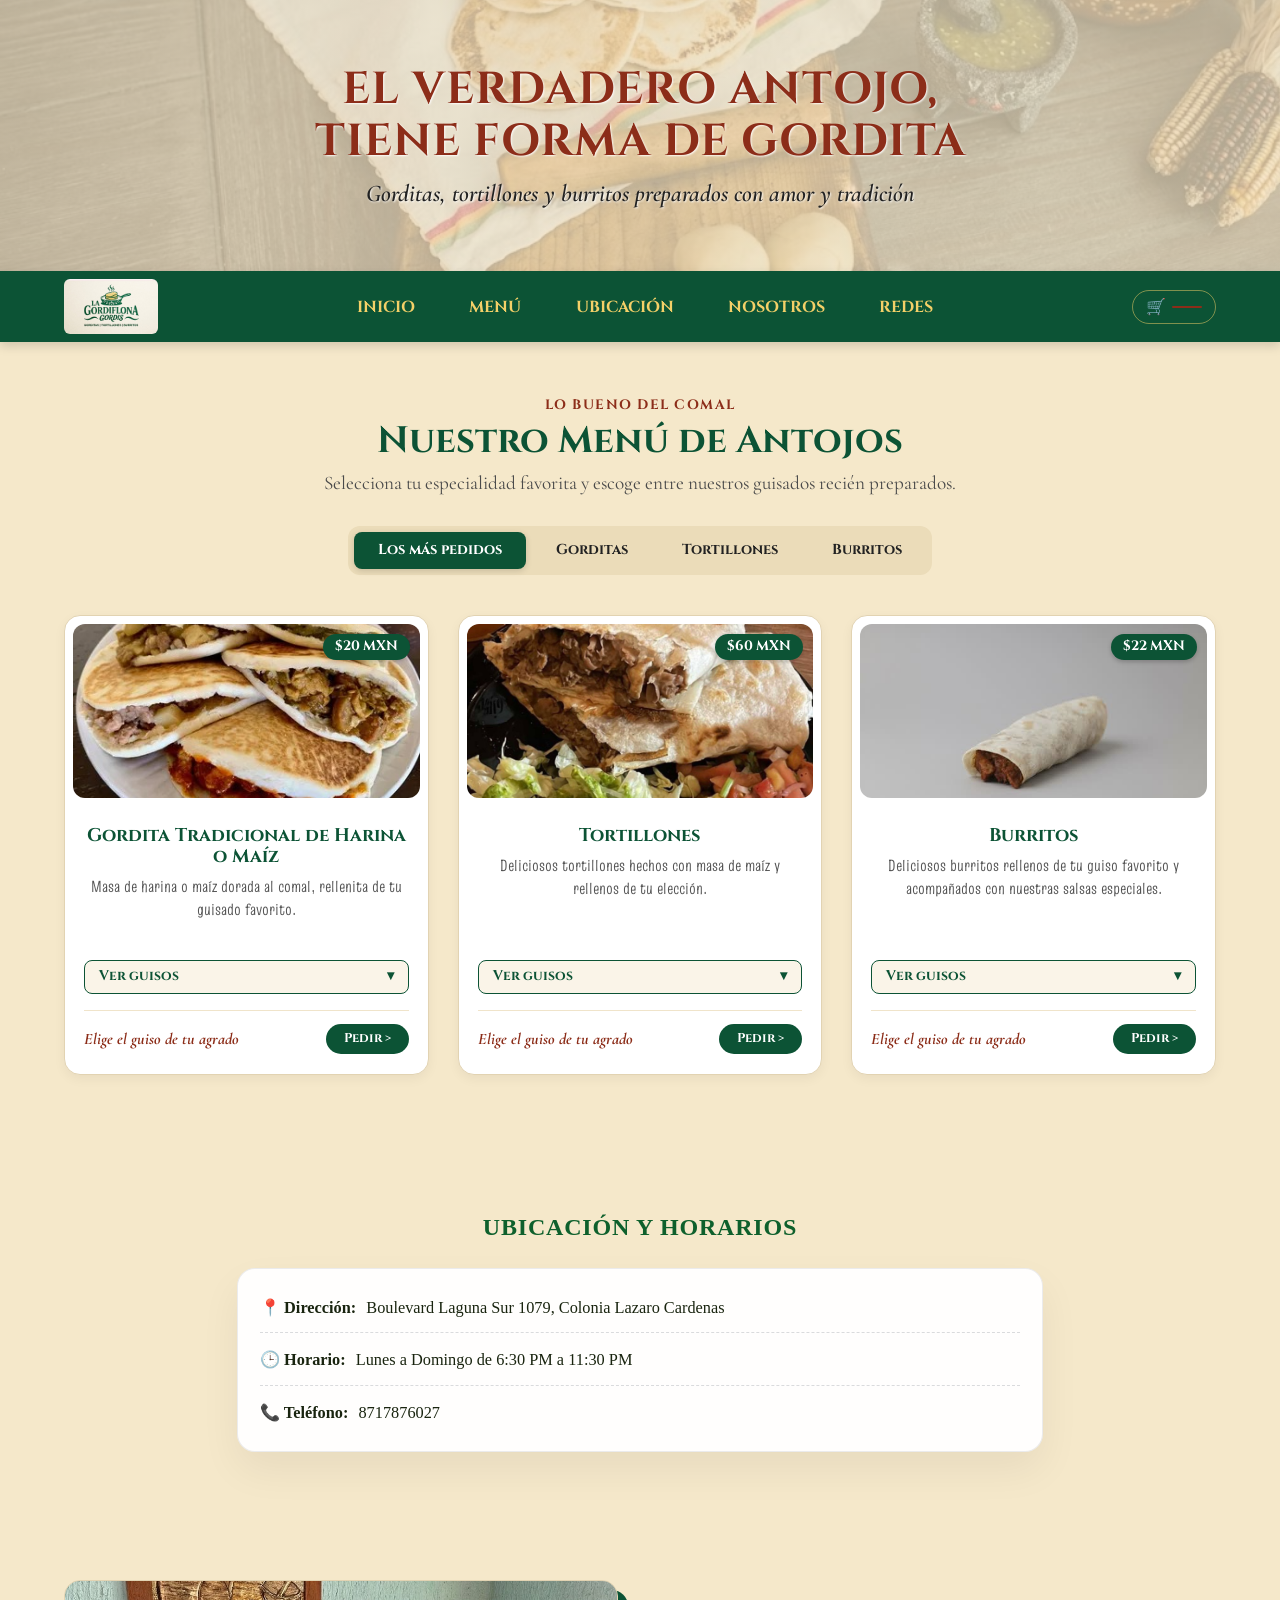
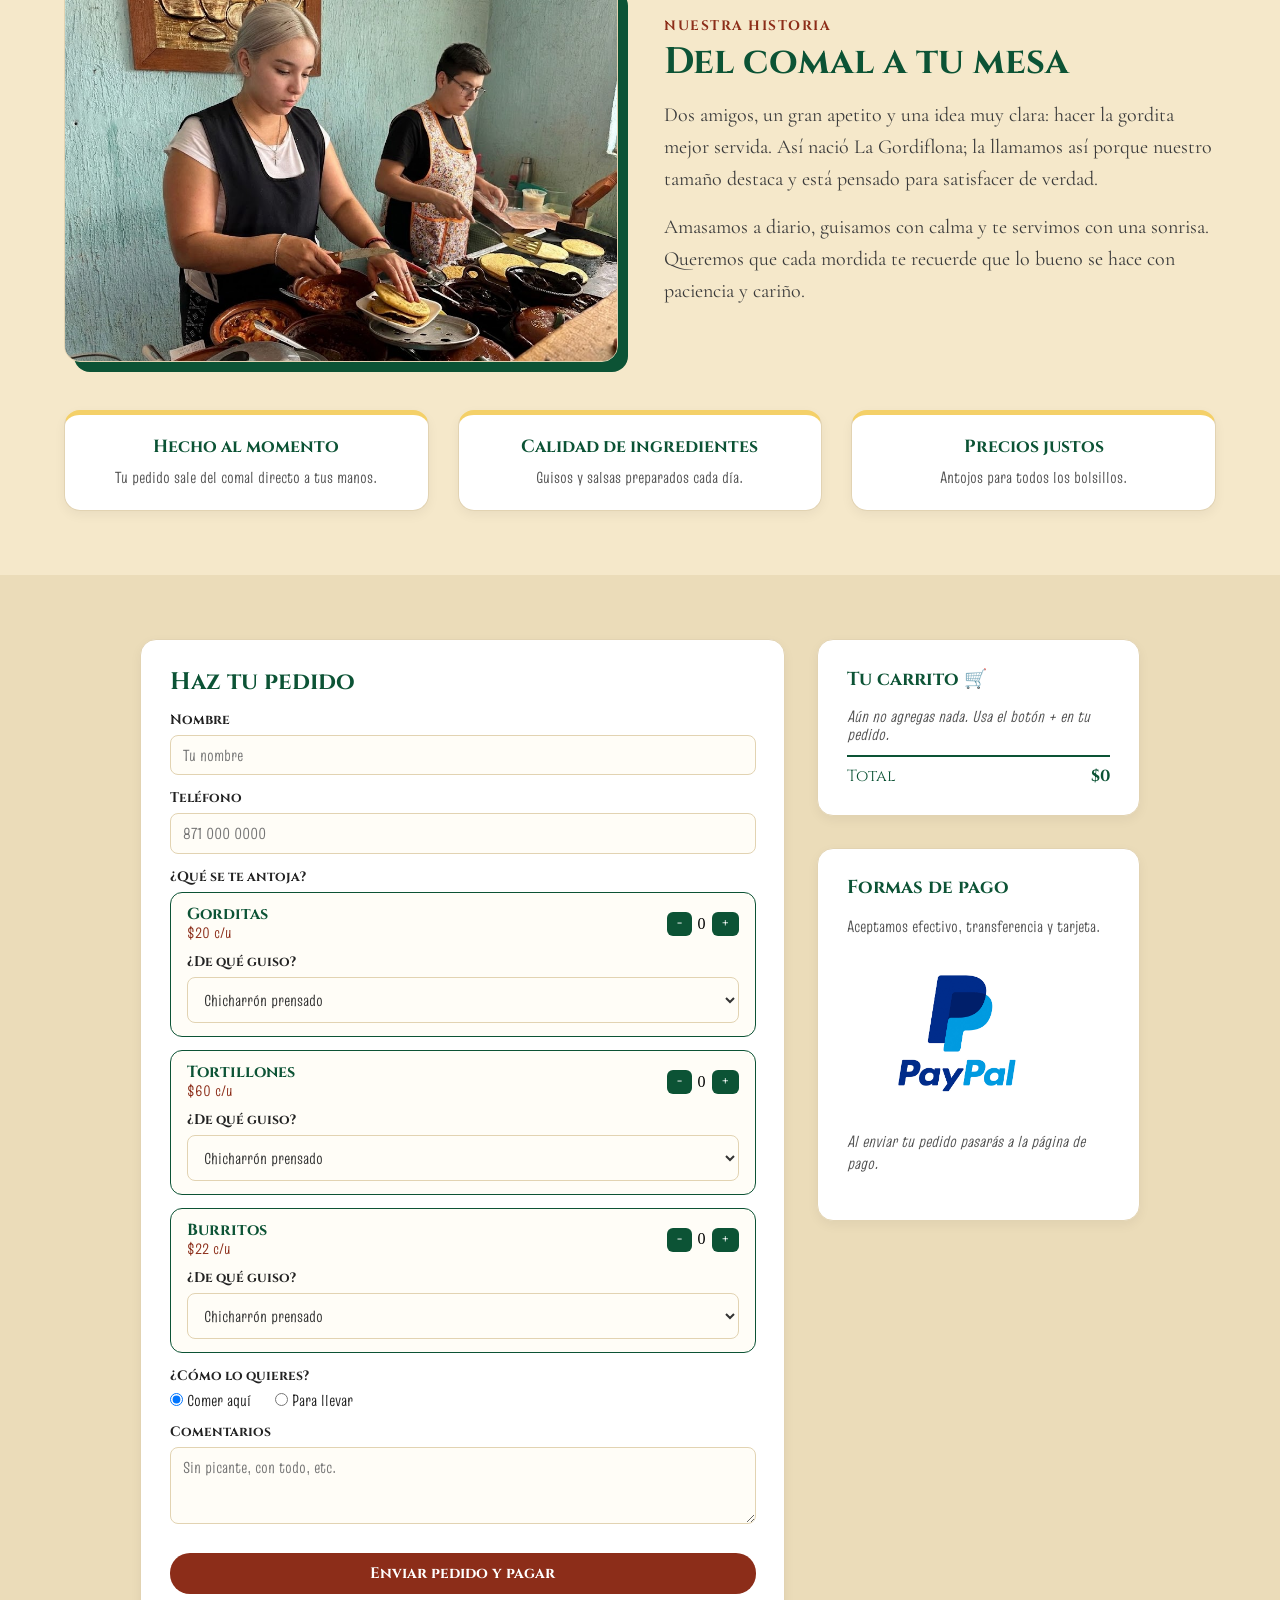
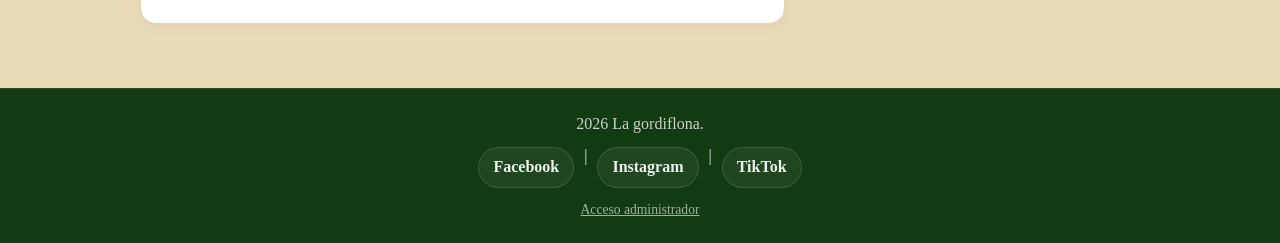
<file: index.html>
<!DOCTYPE html>
<html lang="es">
<head>
    <meta charset="UTF-8">
    <meta name="viewport" content="width=device-width, initial-scale=1.0">
    <title>La Gordiflona | Gorditas, tortillones y burritos</title>
    <link rel="stylesheet" href="normalice.css"> <!--link para normalizar la pagina, para que se vea igual en todos los navegadores -->

    <!--estos son tipos de letras que use para el h1 y h2-->
    <link rel="preconnect" href="https://fonts.googleapis.com"> 
    <link rel="preconnect" href="https://fonts.gstatic.com" crossorigin>
    <link href="https://fonts.googleapis.com/css2?family=Cinzel:wght@400..900&family=Cormorant+Garamond:ital,wght@0,300..700;1,300..700&family=Truculenta:opsz,wght@12..72,100..900&display=swap" rel="stylesheet">

<link rel="stylesheet" href="estilo.css"> 

</head>


<body>
    <header class="header-hero" id="inicio">
    <div class="contenido-hero contenedor">
        <h1>EL VERDADERO ANTOJO,<br> TIENE FORMA DE GORDITA</h1>
        <h2>Gorditas, tortillones y burritos preparados con amor y tradición</h2>
    </div>
  </header>

 
    <div class="navegador">
        <div class="contenedor contenido-navegador">
            <a href="proyecto.html" class="logo-link">
                <img src="imagenes/Gordilonalogo.png" alt="Logo" class="logo-img">
            </a>

            <nav class="navegacion-principal">
                <a href="#inicio">INICIO</a>
                <a href="#menu">MENÚ</a>
                <a href="#ubicacion">UBICACIÓN</a>
                <a href="#nosotros">NOSOTROS</a>
                <a href="#contacto">REDES</a>
            </nav>

            <!-- Carrito en la barra de navegación -->
            <a href="#pedido" class="carrito-nav" aria-label="Ver mi carrito">
                🛒 <span class="carrito-nav__num"></span>
            </a>
        </div> 
    </div> 
    
    <!-- ====menu===========================================================================================================================-->
    <div class="menu contenedor" id="menu">

  <!-- Encabezado -->
  <div class="encabezado-menu">
    <span class="subtitulo-comal">LO BUENO DEL COMAL</span>
    <h2>Nuestro Menú de Antojos</h2>
    <p>Selecciona tu especialidad favorita y escoge entre nuestros guisados recién preparados.</p>
  </div>

  <!-- Pestañas -->
  <div class="categorias-tabs">
    <button class="tab-btn activo">Los más pedidos</button>
    <button class="tab-btn">Gorditas</button>
    <button class="tab-btn">Tortillones</button>
    <button class="tab-btn">Burritos</button>
  </div>

  <!-- Grid de tarjetas -->
  <div class="grid-tarjetas">

    <!-- Tarjeta: Gordita Tradicional de Harina o Maíz -->
    <article class="tarjeta-platillo">
      <div class="imagen-contenedor">
        <img src="imagenes/gordita-menu.jpeg" alt="Gorditas de harina o maíz">
        <span class="precio-tag">$20 MXN</span>
      </div>
      <div class="contenido-tarjeta">
        <h3>Gordita Tradicional de Harina o Maíz</h3>
        <p>Masa de harina o maíz dorada al comal, rellenita de tu guisado favorito.</p>

        <details class="guisos-desplegable">
          <summary class="btn-guisos">Ver guisos <span class="flecha">▾</span></summary>
          <ul class="lista-guisos">
            <li>Chicharrón prensado</li>
            <li>Chicharrón peya</li>
            <li>Frijoles refritos</li>
            <li>Asado rojo</li>
            <li>Picadillo</li>
            <li>Papas rojas</li>
            <li>Papas verdes</li>
            <li>Discada</li>
            <li>Mole</li>
            <li>Huevo con salsa verde</li>
            <li>Huevo con salsa roja</li>
            <li>Deshebrada</li>
            <li>Bistec</li>
          </ul>
        </details>

        <div class="pie-tarjeta">
          <span class="detalle-guisado">Elige el guiso de tu agrado</span>
          <a href="#pedido" class="btn-pedir">Pedir &gt;</a>
        </div>
      </div>
    </article>

    <!-- Tarjeta: Tortillones -->
    <article class="tarjeta-platillo">
      <div class="imagen-contenedor">
        <img src="imagenes/tortillon-menu.jpeg" alt="Tortillones">
        <span class="precio-tag">$60 MXN</span>
      </div>
      <div class="contenido-tarjeta">
        <h3>Tortillones</h3>
        <p>Deliciosos tortillones hechos con masa de maíz y rellenos de tu elección.</p>

        <details class="guisos-desplegable">
          <summary class="btn-guisos">Ver guisos <span class="flecha">▾</span></summary>
          <ul class="lista-guisos">
            <li>Chicharrón prensado</li>
            <li>Chicharrón peya</li>
            <li>Frijoles refritos</li>
            <li>Asado rojo</li>
            <li>Picadillo</li>
            <li>Papas rojas</li>
            <li>Papas verdes</li>
            <li>Discada</li>
            <li>Mole</li>
            <li>Huevo con salsa verde</li>
            <li>Huevo con salsa roja</li>
            <li>Deshebrada</li>
            <li>Bistec</li>
          </ul>
        </details>

        <div class="pie-tarjeta">
          <span class="detalle-guisado">Elige el guiso de tu agrado</span>
          <a href="#pedido" class="btn-pedir">Pedir &gt;</a>
        </div>
      </div>
    </article>

    <!-- Tarjeta: Burritos -->
    <article class="tarjeta-platillo">
      <div class="imagen-contenedor">
        <img src="imagenes/burrito-menu.jpeg" alt="Burritos">
        <span class="precio-tag">$22 MXN</span>
      </div>
      <div class="contenido-tarjeta">
        <h3>Burritos</h3>
        <p>Deliciosos burritos rellenos de tu guiso favorito y acompañados con nuestras salsas especiales.</p>

        <details class="guisos-desplegable">
          <summary class="btn-guisos">Ver guisos <span class="flecha">▾</span></summary>
          <ul class="lista-guisos">
            <li>Chicharrón prensado</li>
            <li>Chicharrón peya</li>
            <li>Frijoles refritos</li>
            <li>Asado rojo</li>
            <li>Picadillo</li>
            <li>Papas rojas</li>
            <li>Papas verdes</li>
            <li>Discada</li>
            <li>Mole</li>
            <li>Huevo con salsa verde</li>
            <li>Huevo con salsa roja</li>
            <li>Deshebrada</li>
            <li>Bistec</li>
          </ul>
        </details>

        <div class="pie-tarjeta">
          <span class="detalle-guisado">Elige el guiso de tu agrado</span>
          <a href="#pedido" class="btn-pedir">Pedir &gt;</a>
        </div>
      </div>
    </article>
  </div>
</div>



    <!-- SECCIÓN UBICACIÓN C -->
     
    <section id="ubicacion" class="seccion-ubicacion">
        <h2>UBICACIÓN Y HORARIOS</h2>
        <div class="grid-ubicacion">
            <div class="datos-contacto">
                <p><strong>📍 Dirección:</strong> Boulevard Laguna Sur 1079, Colonia Lazaro Cardenas</p>
                <p><strong>🕒 Horario:</strong> Lunes a Domingo de 6:30 PM a 11:30 PM</p>
                <p><strong>📞 Teléfono:</strong> 8717876027</p>
            </div>
        </div>
    </section>


    <!-- =====================================================
         SECCIÓN NOSOTROS
         ===================================================== -->
    <section id="nosotros" class="seccion-nosotros">
        <div class="nosotros-grid contenedor">

            <div class="nosotros-foto">
                <img src="imagenes/nosotros.png" alt="Preparando gorditas en el comal">
            </div>

            <div class="nosotros-contenido">
                <span class="subtitulo-comal">NUESTRA HISTORIA</span>
                <h2>Del comal a tu mesa</h2>
                <p>
                   Dos amigos, un gran apetito y una idea muy clara: hacer la gordita mejor servida. Así nació La Gordiflona; la llamamos así porque nuestro tamaño destaca y está pensado para satisfacer de verdad.
                </p>
                <p>
                   Amasamos a diario, guisamos con calma y te servimos con una sonrisa. Queremos que cada mordida te recuerde que lo bueno se hace con paciencia y cariño.
                </p>
            </div>

        </div>

        <!-- Tarjetas con lo que nos distingue -->
        <div class="valores contenedor">
            <article class="valor">
                <h3>Hecho al momento</h3>
                <p>Tu pedido sale del comal directo a tus manos.</p>
            </article>
            <article class="valor">
                <h3>Calidad de ingredientes</h3>
                <p>Guisos y salsas preparados cada día.</p>
            </article>
            <article class="valor">
                <h3>Precios justos</h3>
                <p>Antojos para todos los bolsillos.</p>
            </article>
        </div>
    </section>


    <!-- =====================================================
          PEDIDO Y FORMAS DE PAGO
         ===================================================== -->
    <section id="pedido" class="seccion-pedido">

        <div class="pedido-grid contenedor">

            <!-- El formulario se envía a php/orden.php, que lo guarda en la base de datos -->
            <form class="pedido-form" id="form-pedido" action="php/orden.php" method="post">
                <h2>Haz tu pedido</h2>

                <label for="nombre">Nombre</label>
                <input type="text" id="nombre" name="nombre" placeholder="Tu nombre" required>

                <label for="telefono">Teléfono</label>
                <input type="tel" id="telefono" name="telefono" placeholder="871 000 0000" required>

                <span class="etiqueta-campo">¿Qué se te antoja?</span>
                <div class="productos-pedido">
                    <div class="producto-fila fila-g" data-nombre="Gorditas" data-precio="20">
                        <div class="producto-info">
                            <strong>Gorditas</strong>
                            <span class="producto-precio">$20 c/u</span>
                        </div>
                        <div class="contador">
                            <button type="button" class="btn-restar" aria-label="Restar una gordita">-</button>
                            <span class="numero">0</span>
                            <input type="hidden" name="cantidad_gordita" value="0">
                            <button type="button" class="btn-sumar" aria-label="Sumar una gordita">+</button>
                        </div>
                        <div class="guiso-fila guiso-g">
                            <label for="guiso-gordita">¿De qué guiso?</label>
                            <select class="select-guiso" id="guiso-gordita" name="guiso_gordita">
                                <option>Chicharrón prensado</option>
                                <option>Chicharrón peya</option>
                                <option>Frijoles refritos</option>
                                <option>Asado rojo</option>
                                <option>Picadillo</option>
                                <option>Papas rojas</option>
                                <option>Papas verdes</option>
                                <option>Discada</option>
                                <option>Mole</option>
                                <option>Huevo con salsa verde</option>
                                <option>Huevo con salsa roja</option>
                                <option>Deshebrada</option>
                                <option>Bistec</option>
                            </select>
                        </div>
                    </div>
                    <div class="producto-fila fila-t" data-nombre="Tortillones" data-precio="60">
                        <div class="producto-info">
                            <strong>Tortillones</strong>
                            <span class="producto-precio">$60 c/u</span>
                        </div>
                        <div class="contador">
                            <button type="button" class="btn-restar" aria-label="Restar un tortillón">-</button>
                            <span class="numero">0</span>
                            <input type="hidden" name="cantidad_tortillon" value="0">
                            <button type="button" class="btn-sumar" aria-label="Sumar un tortillón">+</button>
                        </div>
                        <div class="guiso-fila guiso-t">
                            <label for="guiso-tortillon">¿De qué guiso?</label>
                            <select class="select-guiso" id="guiso-tortillon" name="guiso_tortillon">
                                <option>Chicharrón prensado</option>
                                <option>Chicharrón peya</option>
                                <option>Frijoles refritos</option>
                                <option>Asado rojo</option>
                                <option>Picadillo</option>
                                <option>Papas rojas</option>
                                <option>Papas verdes</option>
                                <option>Discada</option>
                                <option>Mole</option>
                                <option>Huevo con salsa verde</option>
                                <option>Huevo con salsa roja</option>
                                <option>Deshebrada</option>
                                <option>Bistec</option>
                            </select>
                        </div>
                    </div>
                    <div class="producto-fila fila-b" data-nombre="Burritos" data-precio="22">
                        <div class="producto-info">
                            <strong>Burritos</strong>
                            <span class="producto-precio">$22 c/u</span>
                        </div>
                        <div class="contador">
                            <button type="button" class="btn-restar" aria-label="Restar un burrito">-</button>
                            <span class="numero">0</span>
                            <input type="hidden" name="cantidad_burrito" value="0">
                            <button type="button" class="btn-sumar" aria-label="Sumar un burrito">+</button>
                        </div>
                        <div class="guiso-fila guiso-b">
                            <label for="guiso-burrito">¿De qué guiso?</label>
                            <select class="select-guiso" id="guiso-burrito" name="guiso_burrito">
                                <option>Chicharrón prensado</option>
                                <option>Chicharrón peya</option>
                                <option>Frijoles refritos</option>
                                <option>Asado rojo</option>
                                <option>Picadillo</option>
                                <option>Papas rojas</option>
                                <option>Papas verdes</option>
                                <option>Discada</option>
                                <option>Mole</option>
                                <option>Huevo con salsa verde</option>
                                <option>Huevo con salsa roja</option>
                                <option>Deshebrada</option>
                                <option>Bistec</option>
                            </select>
                        </div>
                    </div>
                </div>


                <fieldset>
                    <legend>¿Cómo lo quieres?</legend>
                    <label class="opcion"><input type="radio" name="tipo" value="aqui" checked> Comer aquí</label>
                    <label class="opcion"><input type="radio" name="tipo" value="llevar"> Para llevar</label>
                </fieldset>

                <label for="comentarios">Comentarios</label>
                <textarea id="comentarios" name="comentarios" rows="3" placeholder="Sin picante, con todo, etc."></textarea>

                <button type="submit" class="btn-enviar">Enviar pedido y pagar</button>
            </form>

            <div class="pedido-lateral">
                <!--carrito lateral -->
                <aside class="carrito">
                    <h3>Tu carrito 🛒</h3>
                    <p class="carrito-vacio">Aún no agregas nada. Usa el botón + en tu pedido.</p>
                    <ul class="carrito-lista"></ul>
                    <div class="carrito-total">
                        <span>Total</span>
                        <strong class="total-num">$0</strong>
                    </div>
                </aside>

                <aside class="pago-info">
                <h3>Formas de pago</h3>
                <p>Aceptamos efectivo, transferencia y tarjeta.</p>
                <img src="imagenes/paypal.png" alt="Métodos de pago: PayPal y tarjetas">
                <p class="pago-nota">Al enviar tu pedido pasarás a la página de pago.</p>
                </aside>
            </div>

        </div>
    </section>

    <!-- FOOTER CON REDES SOCIALES -->
    <footer id="contacto">
        <p>2026 La gordiflona.</p>
        <div class="redes-sociales">
          <a href="https://www.facebook.com/share/18YFENtcpm/?mibextid=wwXIfr" target="_blank" rel="noopener noreferrer">Facebook</a> |
          <a href="https://instagram.com/rubiihdezz?mdxt=YXk1cDRqcTRneHd3&amp;utm_source=qr" target="_blank" rel="noopener noreferrer">Instagram</a> |
          <a href="https://www.tiktok.com/@valcthd" target="_blank" rel="noopener noreferrer">TikTok</a>
        </div>
        <p style="margin:14px 0 0;font-size:.85rem;"><a href="php/admin/login.php" style="color:rgba(255,255,255,.6);">Acceso administrador</a></p>
    </footer>

    <script>
    // Carrito: contadores, resumen lateral, total y campos ocultos del formulario
    (function () {
        var form = document.getElementById('form-pedido');
        var filas = form.querySelectorAll('.producto-fila');
        var lista = document.querySelector('.carrito-lista');
        var vacio = document.querySelector('.carrito-vacio');
        var totalEl = document.querySelector('.total-num');
        var navNum = document.querySelector('.carrito-nav__num');

        function actualizar() {
            var total = 0, piezas = 0;
            lista.innerHTML = '';
            filas.forEach(function (fila) {
                var cant = parseInt(fila.querySelector('input[type="hidden"]').value, 10) || 0;
                var precio = parseInt(fila.dataset.precio, 10);
                fila.querySelector('.numero').textContent = cant;
                if (cant > 0) {
                    var li = document.createElement('li');
                    li.className = 'linea';
                    var a = document.createElement('span');
                    a.textContent = cant + ' × ' + fila.dataset.nombre;
                    var b = document.createElement('strong');
                    b.textContent = '$' + (cant * precio);
                    li.appendChild(a); li.appendChild(b);
                    lista.appendChild(li);
                }
                total += cant * precio;
                piezas += cant;
            });
            vacio.style.display = piezas === 0 ? 'block' : 'none';
            totalEl.textContent = '$' + total;
            navNum.textContent = piezas > 0 ? piezas : '';
        }

        filas.forEach(function (fila) {
            var campo = fila.querySelector('input[type="hidden"]');
            fila.querySelector('.btn-sumar').addEventListener('click', function () {
                campo.value = Math.min((parseInt(campo.value, 10) || 0) + 1, 50);
                actualizar();
            });
            fila.querySelector('.btn-restar').addEventListener('click', function () {
                campo.value = Math.max((parseInt(campo.value, 10) || 0) - 1, 0);
                actualizar();
            });
        });

        // No enviar si el carrito está vacío
        form.addEventListener('submit', function (e) {
            var piezas = 0;
            filas.forEach(function (f) { piezas += parseInt(f.querySelector('input[type="hidden"]').value, 10) || 0; });
            if (piezas === 0) {
                e.preventDefault();
                alert('Agrega al menos una pieza a tu pedido con el botón +');
            }
        });

        actualizar();
    })();
    </script>
</body>
</html>
</file>
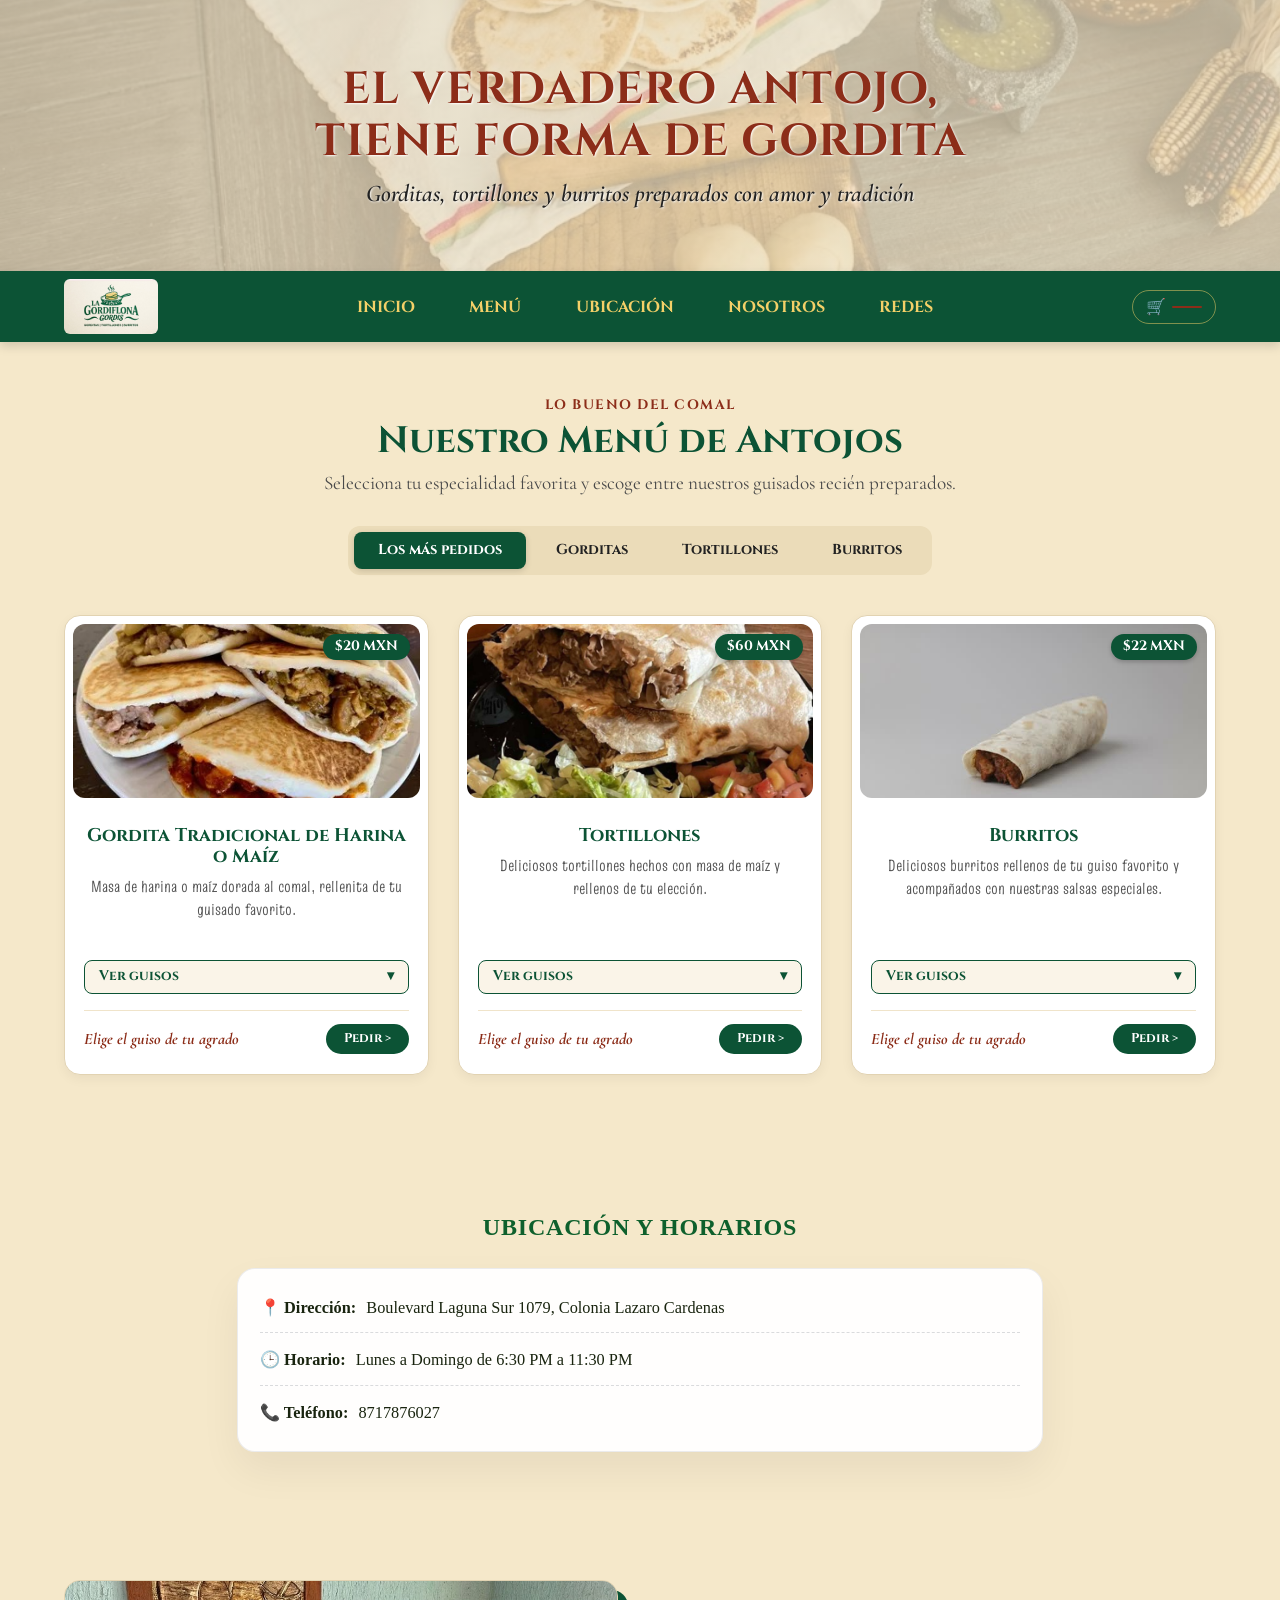
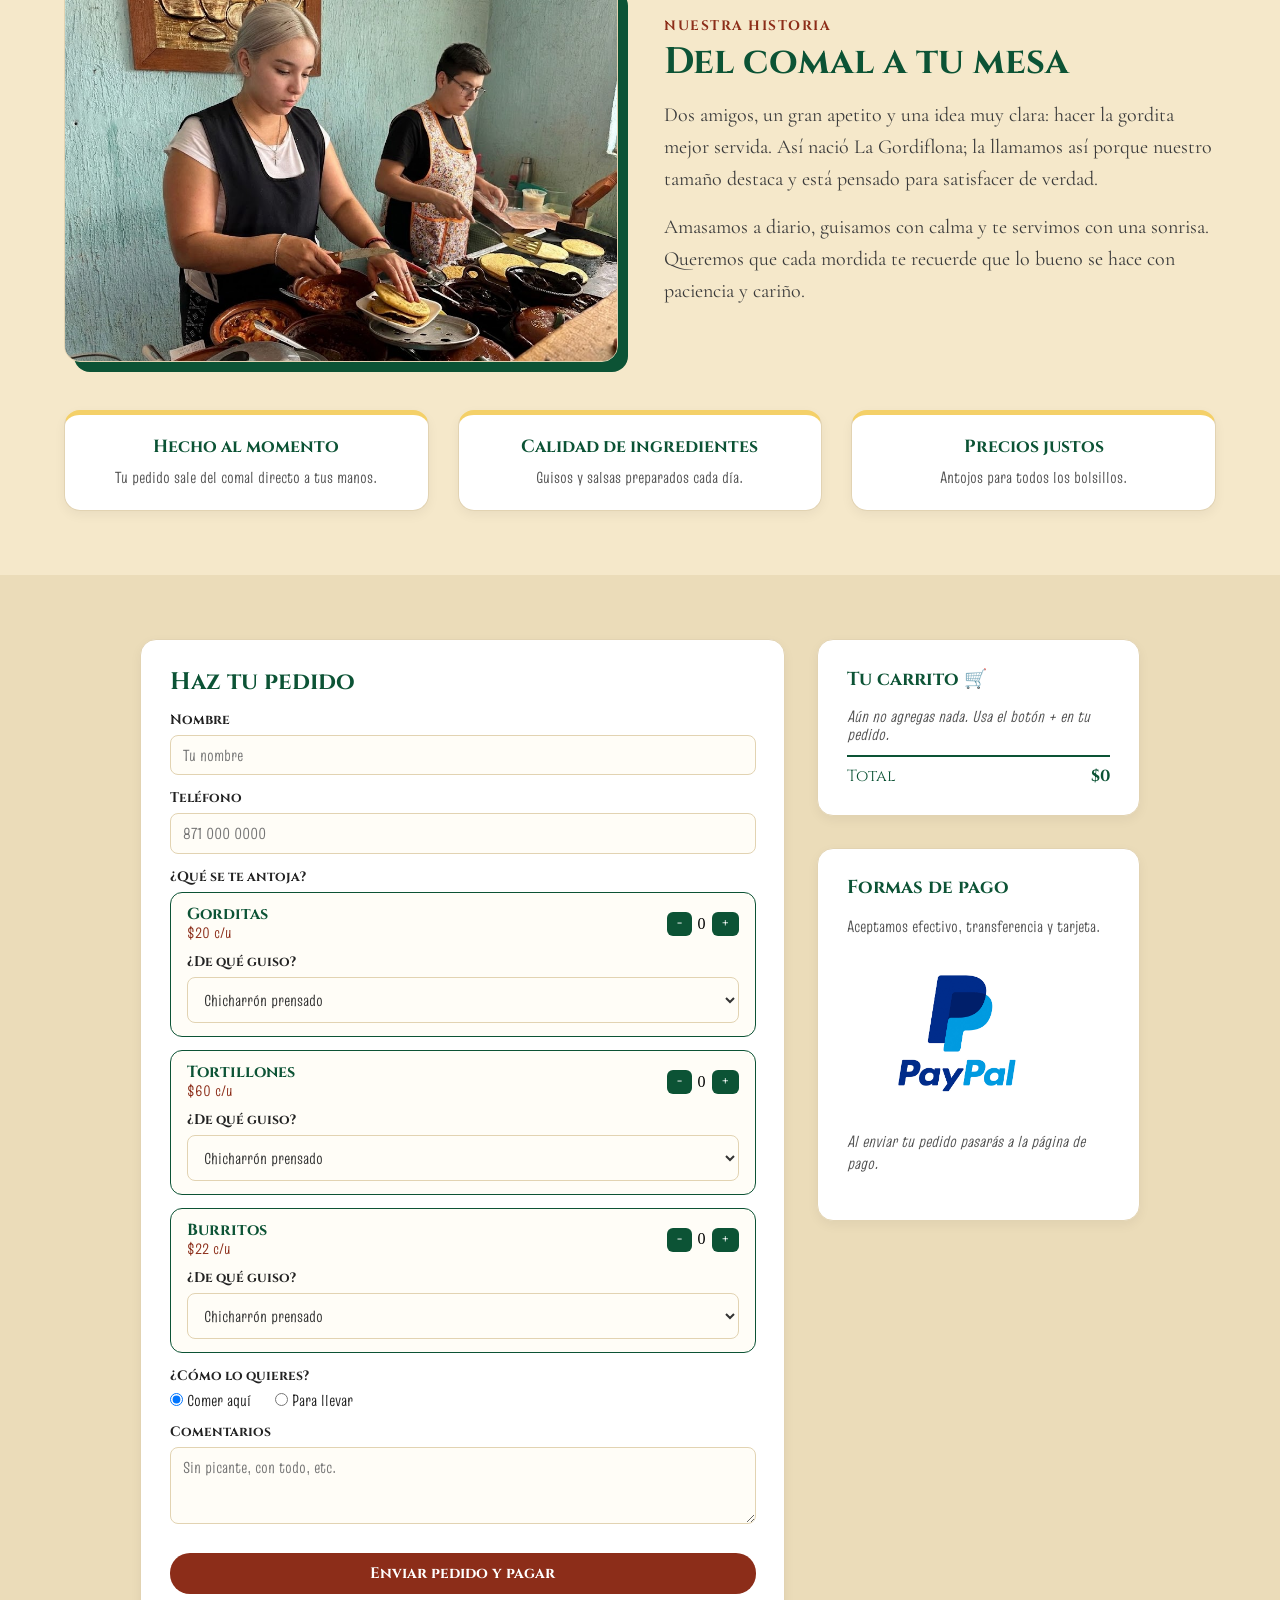
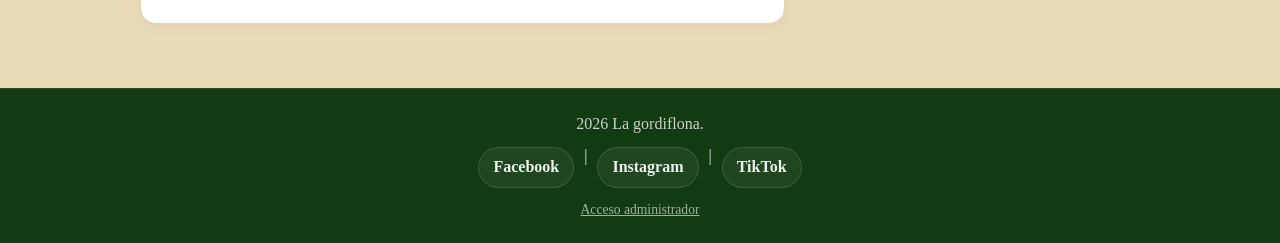
<file: pago.html>
<!DOCTYPE html>
<html lang="es">
<head>
    <meta charset="UTF-8">
    <meta name="viewport" content="width=device-width, initial-scale=1.0">
    <title>Pago | La Gordiflona</title>
    <link rel="stylesheet" href="normalice.css">
    <link href="https://fonts.googleapis.com/css2?family=Cinzel:wght@400..900&family=Truculenta:opsz,wght@12..72,100..900&display=swap" rel="stylesheet">
    <link rel="stylesheet" href="estilo.css">
    <style>
        body { background-color: #FFFDF7; font-family: "Truculenta", sans-serif; color: #333333; }
        .pago-pagina { max-width: 560px; margin: 2rem auto; padding: 0 1rem; }
        .pago-tarjeta { background: #FFFFFF; border: 1px solid #0C5335; border-radius: 12px; padding: 1.4rem; margin-bottom: 1.5rem; }
        .pago-tarjeta h1, .pago-tarjeta h2 { font-family: "Cinzel", serif; color: #0C5335; margin-top: 0; }
        .pago-tarjeta h1 { font-size: 1.5rem; }
        .pago-tarjeta h2 { font-size: 1.15rem; }
        .resumen-lista { list-style: none; margin: 0; padding: 0; }
        .resumen-lista li { padding: 8px 0; border-bottom: 1px dashed #e2d3b2; }
        .resumen-total { display: flex; justify-content: space-between; margin-top: 12px; padding-top: 10px; border-top: 2px solid #0C5335; font-family: "Cinzel", serif; color: #0C5335; }
        .pago-tarjeta label { display: block; margin-top: 0.9rem; font-weight: 700; }
        .pago-tarjeta input { width: 100%; box-sizing: border-box; padding: 8px 10px; margin-top: 4px; border: 1px solid #0C5335; border-radius: 6px; background: #FFFDF7; }
        .fila-doble { display: flex; gap: 1rem; }
        .fila-doble > div { flex: 1; }
        .btn-pagar { width: 100%; margin-top: 1.4rem; padding: 12px; background: #0C5335; color: #FFFFFF; border: none; border-radius: 8px; font-family: "Cinzel", serif; font-size: 1rem; font-weight: 700; cursor: pointer; transition: background-color .3s ease; }
        .btn-pagar:hover { background: #8C2D19; }
        .aviso-simulado { font-size: 0.9rem; font-style: italic; color: #555555; margin-top: 0.8rem; }
        .exito { display: none; text-align: center; }
        .exito h2 { color: #0C5335; }
        .exito .folio { font-family: "Cinzel", serif; font-size: 1.3rem; color: #8C2D19; }
        .btn-volver { display: inline-block; margin-top: 1rem; padding: 10px 20px; background: #0C5335; color: #F4D068; border-radius: 8px; text-decoration: none; font-family: "Cinzel", serif; }
        .btn-volver:hover { background: #8C2D19; }
    </style>
</head>
<body>
<main class="pago-pagina">

    <!-- Resumen del pedido -->
    <section class="pago-tarjeta" id="resumen">
        <h1>Resumen de tu pedido</h1>
        <p>Folio: <strong id="r-folio">—</strong></p>
        <p>Cliente: <strong id="r-nombre">—</strong> · <span id="r-tipo"></span></p>
        <ul class="resumen-lista" id="r-detalle"></ul>
        <div class="resumen-total"><span>Total a pagar</span><strong id="r-total">$0</strong></div>
    </section>

    <!-- Formulario de pago simulado -->
    <section class="pago-tarjeta" id="bloque-pago">
        <h2>Datos de pago</h2>
        <form id="form-pago" autocomplete="off">
            <label for="titular">Nombre en la tarjeta</label>
            <input type="text" id="titular" required>

            <label for="numero">Número de tarjeta</label>
            <input type="text" id="numero" inputmode="numeric" maxlength="19" placeholder="0000 0000 0000 0000" required>

            <div class="fila-doble">
                <div>
                    <label for="vence">Vencimiento</label>
                    <input type="text" id="vence" inputmode="numeric" maxlength="5" placeholder="MM/AA" required>
                </div>
                <div>
                    <label for="cvv">CVV</label>
                    <input type="password" id="cvv" inputmode="numeric" maxlength="4" placeholder="•••" required>
                </div>
            </div>

            <button type="submit" class="btn-pagar">Pagar ahora</button>
            <p class="aviso-simulado">Pago simulado: no se cobra ni se guarda ningún dato de tarjeta.</p>
        </form>
    </section>

    <!-- Confirmación -->
    <section class="pago-tarjeta exito" id="exito">
        <h2>¡Pago recibido! 🎉</h2>
        <p>Gracias, <strong id="e-nombre"></strong>. Tu pedido ya está en el comal.</p>
        <p class="folio" id="e-folio"></p>
        <a class="btn-volver" href="proyecto.html">Volver al inicio</a>
    </section>

</main>

<script>
    // Leer los datos que manda php/orden.php en la URL
    var params = new URLSearchParams(window.location.search);
    var folio = params.get('folio');
    var total = params.get('total');

    // Si se entra directo a pago.html sin pedido, regresar al formulario
    if (!folio || !total) {
        window.location.replace('proyecto.html#pedido');
    }

    document.getElementById('r-folio').textContent = folio || '';
    document.getElementById('r-nombre').textContent = params.get('nombre') || '';
    document.getElementById('r-tipo').textContent = params.get('tipo') || '';
    document.getElementById('r-total').textContent = '$' + (total || 0);

    var lista = document.getElementById('r-detalle');
    (params.get('detalle') || '').split('|').forEach(function (linea) {
        if (!linea) return;
        var li = document.createElement('li');
        li.textContent = linea;   // textContent evita inyección de HTML
        lista.appendChild(li);
    });

    // Formato de tarjeta y fecha
    document.getElementById('numero').addEventListener('input', function () {
        var v = this.value.replace(/\D/g, '').slice(0, 16);
        this.value = v.replace(/(.{4})/g, '$1 ').trim();
    });
    document.getElementById('vence').addEventListener('input', function () {
        var v = this.value.replace(/\D/g, '').slice(0, 4);
        this.value = v.length > 2 ? v.slice(0, 2) + '/' + v.slice(2) : v;
    });
    document.getElementById('cvv').addEventListener('input', function () {
        this.value = this.value.replace(/\D/g, '');
    });

    // Pago simulado: al aprobarse, avisa al servidor para marcar el pedido
    // como pagado, descontar el stock y sumar a "vendidos".
    document.getElementById('form-pago').addEventListener('submit', function (e) {
        e.preventDefault();
        var digitos = document.getElementById('numero').value.replace(/\D/g, '');
        if (digitos.length !== 16) {
            alert('El número de tarjeta debe tener 16 dígitos.');
            return;
        }

        var formPago = this;
        var datos = new FormData();
        datos.append('folio', folio);
        datos.append('paypal_id', 'SIMULADO');

        fetch('php/confirmar_pago.php', { method: 'POST', body: datos })
            .then(function (r) { return r.json(); })
            .then(function (res) {
                if (!res.ok) {
                    alert(res.error || 'No se pudo confirmar el pago.');
                    return;
                }
                document.getElementById('e-nombre').textContent = params.get('nombre') || '';
                document.getElementById('e-folio').textContent = 'Folio: ' + folio;
                document.getElementById('resumen').style.display = 'none';
                document.getElementById('bloque-pago').style.display = 'none';
                document.getElementById('exito').style.display = 'block';
                formPago.reset();
            })
            .catch(function () {
                alert('No se pudo conectar con el servidor.');
            });
    });
</script>
</body>
</html>
</file>
<file: estilo.css>
body {
  margin: 0;
  padding: 0;
  background-color: #f5e8ca;
}

.contenedor {
  max-width: 1200px;
  width: 90%;
  margin: 0 auto;
}

/* =========================================================
   HEADER / HERO
   ========================================================= */
.header-hero {
  background-image: linear-gradient(rgba(245, 232, 202, 0.72), rgba(245, 232, 202, 0.72)), url("imagenes/gorditassss.jpg");
  background-repeat: no-repeat;
  background-size: cover;
  background-position: center;
  padding: 4rem 1rem;
  text-align: center;
  width: 100%;
  box-sizing: border-box;
  min-height: 250px;
  display: flex;
  align-items: center;
  justify-content: center;
}

.contenido-hero h1 {
  font-family: "Cinzel", serif;
  color: #8C2D19;
  font-size: 2.8rem;
  margin: 0 0 0.8rem 0;
  letter-spacing: 1px;
  text-shadow: 1px 1px 2px rgba(255, 255, 255, 0.9);
}

.contenido-hero h2 {
  font-family: "Cormorant Garamond", serif;
  color: #222222;
  font-size: 1.5rem;
  font-weight: 600;
  font-style: italic;
  margin: 0;
  text-shadow: 1px 1px 2px rgba(255, 255, 255, 0.9);
}

/* =========================================================
    BARRA DE NAVEGACIÓN
   ========================================================= */
.navegador {
  background-color: #0C5335;
  box-shadow: 0px 4px 10px rgba(0, 0, 0, 0.15);
}

.contenido-navegador {
  display: flex;
  align-items: center;
  justify-content: space-between;
  padding: 0.5rem 0;
}

.logo-link {
  display: inline-block;
  line-height: 0;
}

.logo-img {
  height: 55px !important;
  max-width: 120px !important;
  object-fit: contain;
  border-radius: 6px;
  transition: transform 0.3s ease;
}

.logo-img:hover {
  transform: scale(1.05);
}

/* Menú de navegación */
.navegacion-principal {
  display: flex;
  align-items: center;
  gap: 1.8rem;
  margin: 0 auto;
}

.navegacion-principal a {
  color: #F4D068;
  text-decoration: none;
  font-family: "Cinzel", serif;
  font-size: 1rem;
  font-weight: 700;
  padding: 0.4rem 0.8rem;
  border-radius: 4px;
  transition: all 0.3s ease;
}

.navegacion-principal a:hover {
  background-color: #8C2D19;
  color: #FFFFFF;
  transform: translateY(-5px);
  box-shadow: 0 8px 20px rgba(0, 0, 0, 0.1);
}

/* =========================================================
    SECCIÓN DEL MENÚ
   ========================================================= */
.menu {
  padding: 3.5rem 0;
  text-align: center;
}

/* 4.1 Encabezado del menú */
.encabezado-menu .subtitulo-comal {
  color: #8C2D19;
  font-family: "Cinzel", serif;
  font-size: 0.85rem;
  font-weight: 700;
  letter-spacing: 1.5px;
  text-transform: uppercase;
  display: block;
  margin-bottom: 0.4rem;
}

.encabezado-menu h2 {
  font-family: "Cinzel", serif;
  font-size: 2.3rem;
  color: #0C5335;
  margin: 0 0 0.6rem 0;
}

.encabezado-menu p {
  font-family: "Cormorant Garamond", serif;
  font-size: 1.2rem;
  color: #4a4a4a;
  margin: 0 0 2rem 0;
}

/* 4.2 Pestañas de categorías */
.categorias-tabs {
  display: inline-flex;
  background-color: #ebdcb9;
  padding: 6px;
  border-radius: 12px;
  gap: 6px;
  margin-bottom: 2.5rem;
}

.tab-btn {
  background: transparent;
  border: none;
  padding: 10px 24px;
  font-family: "Cinzel", serif;
  font-size: 0.9rem;
  font-weight: 700;
  color: #222222;
  border-radius: 8px;
  cursor: pointer;
  transition: all 0.3s ease;
}

.tab-btn.activo,
.tab-btn:hover {
  background-color: #0C5335;
  color: #FFFFFF;
  box-shadow: 0 2px 6px rgba(0, 0, 0, 0.15);
}

/* Grid de tarjetas */
.grid-tarjetas {
  display: grid;
  grid-template-columns: repeat(auto-fit, minmax(280px, 1fr));
  gap: 1.8rem;
  text-align: left;
}

/* Tarjeta individual */
.tarjeta-platillo {
  background-color: #ffffff;
  border: 1px solid #e2d3b2;
  border-radius: 16px;
  overflow: hidden;
  display: flex;
  flex-direction: column;
  box-shadow: 0 4px 12px rgba(0, 0, 0, 0.05);
  transition: transform 0.25s ease, box-shadow 0.25s ease;
  text-align: center;
}

/* Efecto hover en la tarjeta */
.tarjeta-platillo:hover {
  transform: translateY(-5px);
  box-shadow: 0 8px 20px rgba(0, 0, 0, 0.1);
}

/*  Imagen y etiqueta de precio */
.imagen-contenedor {
  position: relative;
  width: 100%;
  height: 190px;
  padding: 8px;
  box-sizing: border-box;
}

.imagen-contenedor img {
  display: block;
  width: 100%;
  height: 100%;
  object-fit: cover;
  border-radius: 12px;
}

.precio-tag {
  position: absolute;
  top: 18px;
  right: 18px;
  background-color: #0C5335;
  color: #FFFFFF;
  font-family: "Cinzel", serif;
  font-size: 0.85rem;
  font-weight: bold;
  padding: 5px 12px;
  border-radius: 20px;
  box-shadow: 0 2px 4px rgba(0,0,0,0.2);
}

/*  Contenido de la tarjeta */
.contenido-tarjeta {
  padding: 1.2rem;
  display: flex;
  flex-direction: column;
  flex-grow: 1;
}

.contenido-tarjeta h3 {
  font-family: "Cinzel", serif;
  font-size: 1.15rem;
  color: #0C5335;
  margin: 0 0 0.5rem 0;
}

.contenido-tarjeta p {
  font-family: "Truculenta", sans-serif;
  color: #555555;
  font-size: 1rem;
  line-height: 1.4;
  margin: 0 0 1.5rem 0;
  flex-grow: 1;
}

/* Pie de la tarjeta (detalle + botón Pedir) */
.pie-tarjeta {
  display: flex;
  justify-content: space-between;
  align-items: center;
  border-top: 1px solid #f0e4ca;
  padding-top: 0.8rem;
  margin-top: auto;
}

.detalle-guisado {
  color: #8C2D19;
  font-family: "Cormorant Garamond", serif;
  font-size: 1rem;
  font-weight: 700;
  font-style: italic;
}

.btn-pedir {
  background-color: #0C5335;
  color: #FFFFFF;
  border: none;
  padding: 8px 18px;
  border-radius: 20px;
  font-family: "Cinzel", serif;
  font-size: 0.8rem;
  font-weight: bold;
  cursor: pointer;
  transition: background-color 0.3s ease;
  /* CAMBIO: ahora es un enlace <a>, esto evita el subrayado */
  text-decoration: none;
  display: inline-block;
}

.btn-pedir:hover {
  background-color: #8C2D19;
}

/* =========================================================
   DESPLEGABLE DE GUISOS 
   ========================================================= */
.guisos-desplegable {
  margin-top: 1rem;
  margin-bottom: 1rem;
}

/* Botón que abre el desplegable */
.guisos-desplegable summary {
  list-style: none;
  display: flex;
  justify-content: space-between;
  align-items: center;
  font-family: "Cinzel", serif;
  font-size: 0.85rem;
  font-weight: 700;
  color: #0C5335;
  background: #FAF4E8;
  border: 1px solid #0C5335;
  border-radius: 8px;
  padding: 8px 14px;
  cursor: pointer;
  transition: background-color 0.3s ease, color 0.3s ease;
}

.guisos-desplegable summary::-webkit-details-marker {
  display: none;
}

.guisos-desplegable summary:hover {
  background: #0C5335;
  color: #FFFFFF;
}

/* Lista de guisos en cuadrícula */
.lista-guisos {
  list-style: none;
  display: grid;
  grid-template-columns: 1fr 1fr;
  gap: 6px;
  margin: 10px 0 0 0;
  padding: 0;
  font-family: "Truculenta", sans-serif;
  color: #333;
}

.lista-guisos li {
  font-family: "Truculenta", sans-serif;
  font-size: 0.85rem;
  color: #333;
  background: #FFFDF7;
  border: 1px dashed #e2d3b2;
  border-radius: 8px;
  padding: 6px 8px;
  text-align: center;
  transition: all 0.2s ease;
  cursor: default;
}

.lista-guisos li:hover {
  border-style: solid;
  border-color: #8C2D19;
  color: #8C2D19;
}

/*        
   ========== UBICACIÓN Y HORARIOS ========== */

.seccion-ubicacion{
  
  padding: 64px 16px;
}

.seccion-ubicacion h2{
  text-align:center;
  margin-bottom: 26px;
  font-weight: 900;
  letter-spacing: .8px;
  color: #0e602c;
}


.grid-ubicacion{
  max-width: 760px;          
  margin: 0 auto;
  display: grid;
  grid-template-columns: 1fr;
  justify-items: center;    /* centra la tarjeta */
  align-items: center;
  gap: 18px;
}

/* Tarjeta */
.datos-contacto{
  width: 100%;
  background: rgba(255,255,255,.95);
  border: 1px solid rgba(12,21,45,.08);
  border-radius: 18px;
  padding: 26px 22px;
  box-shadow: 0 18px 40px rgba(0,0,0,.06);
  backdrop-filter: blur(6px);
  -webkit-backdrop-filter: blur(6px);
}


.datos-contacto p{
  margin: 0 0 14px;
  color: #19240f;
  font-size: 1.02rem;
  line-height: 1.55;

  /* para que los íconos queden alineados bonito */
  display: flex;
  align-items: flex-start;
  gap: 10px;
}


.datos-contacto p:last-child{
  margin-bottom: 0;
}

.datos-contacto strong{
  color: #023408;
  font-weight: 950;
}


.datos-contacto p strong::before{
 
  content: "";
}


.datos-contacto p{
  padding-bottom: 12px;
  border-bottom: 1px dashed rgba(12,21,45,.15);
}

.datos-contacto p:last-child{
  padding-bottom: 0;
  border-bottom: 0;
}

/* Responsive */
@media (max-width: 480px){
  .seccion-ubicacion{
    padding: 48px 14px;
    margin-bottom: 60px
  }

  .seccion-ubicacion h2{
    margin-bottom: 18px;
    font-size: 1.45rem;
    
  }

  .grid-ubicacion{
    max-width: 100%;
  }

  .datos-contacto{
    padding: 18px 16px;
    border-radius: 16px;
  }

  .datos-contacto p{
    font-size: .98rem;
    gap: 9px;
  }
}

.datos-contacto p:last-child{
  margin-bottom: 0;
}

.datos-contacto strong{
  color: var(--dark);
  font-weight: 800;
}

/* ========== FOOTER ========== */
footer#contacto{
  background: #123b11;
  color: rgba(255,255,255,.92);
  padding: 26px 18px;
  text-align: center;
  border-top: 1px solid rgba(255,255,255,.08);
}

footer#contacto p{
  margin: 0 0 14px;
  color: rgba(255,255,255,.78);
}

.redes-sociales{
  display:flex;
  justify-content:center;
  gap: 10px;
  flex-wrap: wrap;
}

.redes-sociales a{
  color: rgba(255,255,255,.92);
  text-decoration: none;
  font-weight: 700;
  padding: 10px 14px;
  border-radius: 999px;
  border: 1px solid rgba(255,255,255,.12);
  background: rgba(255,255,255,.06);
  transition: transform .18s ease, background .18s ease, border-color .18s ease;
}

.redes-sociales a:hover{
  transform: translateY(-2px);
  background: rgba(255,183,3,.18);
  border-color: rgba(255,183,3,.35);
}

/* ========== RESPONSIVE ========== */
@media (max-width: 900px){
  .grid-ubicacion{
    grid-template-columns: 1fr;
  }
  .mapa-frame iframe{
    min-height: 220px;
  }
}

/* Suave mejora en móviles */
@media (max-width: 480px){
  .seccion-nosotros,
  .seccion-ubicacion{
    padding: 44px 14px;
  }
  .seccion-nosotros .nosotros-contenido{
    padding: 20px 16px;
  }
  .datos-contacto{
    padding: 18px;
  }
}

/* =========================================================
   MEDIA QUERIES (RESPONSIVE)
   ========================================================= */
@media (max-width: 768px) {
  .header-hero {
    padding: 2.5rem 1rem;
    min-height: 180px;
  }

  .contenido-hero h1 {
    font-size: 1.8rem;
  }

  .contenido-hero h2 {
    font-size: 1.1rem;
  }

  .contenido-navegador {
    position: relative;
  }

  .navegacion-principal {
    gap: 0.5rem;
    flex-wrap: wrap;
    justify-content: center;
  }

  .navegacion-principal a {
    font-size: 0.85rem;
    padding: 0.3rem 0.5rem;
  }

  .encabezado-menu h2 {
    font-size: 1.8rem;
  }

  .categorias-tabs {
    width: 100%;
    justify-content: center;
    box-sizing: border-box;
  }

  .tab-btn {
    padding: 8px 14px;
    font-size: 0.8rem;
  }
}

@media (max-width: 480px) {
  .lista-guisos {
    grid-template-columns: 1fr;
  }
}


/*  Seccion de nosotros
   */

/* Scroll suave al darle clic al menú (INICIO, MENÚ, NOSOTROS, etc.) */
html {
  scroll-behavior: smooth;
}

/* ---------- NOSOTROS ---------- */
.seccion-nosotros {
  padding: 4rem 0;
}

/* Grid de 2 columnas: foto + texto */
.nosotros-grid {
  display: grid;
  grid-template-columns: 1fr 1fr;
  gap: 3rem;
  align-items: center;
}

.nosotros-foto img {
  display: block;
  width: 100%;
  height: 380px;
  object-fit: cover;
  border-radius: 16px;
  border: 1px solid #e2d3b2;
  box-shadow: 10px 10px 0 #0C5335;
  background-color: #ebdcb9;
  background-color: #ebdcb9; 
}

.nosotros-contenido .subtitulo-comal {
  color: #8C2D19;
  font-family: "Cinzel", serif;
  font-size: 0.85rem;
  font-weight: 700;
  letter-spacing: 1.5px;
  display: block;
  margin-bottom: 0.4rem;
}

.nosotros-contenido h2 {
  font-family: "Cinzel", serif;
  font-size: 2.3rem;
  color: #0C5335;
  margin: 0 0 1rem 0;
}

.nosotros-contenido p {
  font-family: "Cormorant Garamond", serif;
  font-size: 1.25rem;
  line-height: 1.6;
  color: #3b3b3b;
  margin: 0 0 1rem 0;
}

/* Datos con flexbox */
.nosotros-datos {
  list-style: none;
  margin: 1.5rem 0 0 0;
  padding: 0;
  display: flex;
  flex-wrap: wrap;
  gap: 0.8rem;
}

.nosotros-datos li {
  background-color: #0C5335;
  color: #FFFFFF;
  font-family: "Truculenta", sans-serif;
  font-size: 0.95rem;
  padding: 10px 16px;
  border-radius: 12px;
}

.nosotros-datos strong {
  display: block;
  color: #F4D068;
  font-family: "Cinzel", serif;
  font-size: 0.95rem;
}

/* Tarjetas de valores: grid de 3 columnas */
.valores {
  display: grid;
  grid-template-columns: repeat(3, 1fr);
  gap: 1.8rem;
  margin-top: 3rem;
}

.valor {
  background-color: #ffffff;
  border: 1px solid #e2d3b2;
  border-top: 5px solid #F4D068;
  border-radius: 16px;
  padding: 1.4rem;
  text-align: center;
  box-shadow: 0 4px 12px rgba(0, 0, 0, 0.05);
  transition: transform 0.25s ease, box-shadow 0.25s ease;
}

.valor:hover {
  transform: translateY(-5px);
  box-shadow: 0 8px 20px rgba(0, 0, 0, 0.1);
}

.valor h3 {
  font-family: "Cinzel", serif;
  font-size: 1.1rem;
  color: #0C5335;
  margin: 0 0 0.5rem 0;
}

.valor p {
  font-family: "Truculenta", sans-serif;
  color: #555555;
  font-size: 1rem;
  line-height: 1.4;
  margin: 0;
}

/* ---------- PEDIDO Y PAGO ---------- */
.seccion-pedido {
  background-color: #ebdcb9;
  padding: 4rem 0;
}

/* Grid: formulario ancho + tarjeta de pago angosta */
.pedido-grid {
  display: grid;
  grid-template-columns: 2fr 1fr;
  gap: 2rem;
  max-width: 1000px;
  align-items: start;
}

.pedido-form,
.pago-info,
.carrito {
  background-color: #ffffff;
  border: 1px solid #e2d3b2;
  border-radius: 16px;
  padding: 1.8rem;
  box-shadow: 0 4px 12px rgba(0, 0, 0, 0.05);
}

.pedido-form h2,
.pago-info h3,
.carrito h3 {
  font-family: "Cinzel", serif;
  color: #0C5335;
  margin: 0 0 1rem 0;
}

.pedido-form label {
  display: block;
  margin: 1rem 0 0.4rem 0;
  font-family: "Cinzel", serif;
  font-size: 0.85rem;
  font-weight: 700;
  color: #222222;
}

.pedido-form input[type="text"],
.pedido-form input[type="tel"],
.pedido-form select,
.pedido-form textarea {
  width: 100%;
  box-sizing: border-box;
  padding: 10px 12px;
  font-family: "Truculenta", sans-serif;
  font-size: 1rem;
  color: #333;
  background-color: #FFFDF7;
  border: 1px solid #e2d3b2;
  border-radius: 8px;
}

/* Resalta el campo que estás llenando */
.pedido-form input:focus,
.pedido-form select:focus,
.pedido-form textarea:focus {
  outline: none;
  border-color: #0C5335;
  box-shadow: 0 0 0 3px rgba(12, 83, 53, 0.15);
}

.pedido-form fieldset {
  border: none;
  margin: 1rem 0 0 0;
  padding: 0;
  display: flex;
  flex-wrap: wrap;
  gap: 1.5rem;
}

.pedido-form legend {
  font-family: "Cinzel", serif;
  font-size: 0.85rem;
  font-weight: 700;
  color: #222222;
  padding: 0;
  margin-bottom: 0.4rem;
}

.pedido-form .opcion {
  display: inline-block;
  margin: 0;
  font-family: "Truculenta", sans-serif;
  font-size: 1rem;
  font-weight: 400;
  cursor: pointer;
}

.btn-enviar {
  width: 100%;
  margin-top: 1.5rem;
  padding: 12px;
  background-color: #8C2D19;
  color: #FFFFFF;
  border: none;
  border-radius: 20px;
  font-family: "Cinzel", serif;
  font-size: 0.95rem;
  font-weight: bold;
  cursor: pointer;
  transition: background-color 0.3s ease;
}

.btn-enviar:hover {
  background-color: #0C5335;
}

.pago-info p {
  font-family: "Truculenta", sans-serif;
  color: #555555;
  font-size: 1rem;
  line-height: 1.4;
  margin: 0 0 1rem 0;
}

.pago-info img {
  display: block;
  width: 100%;
  max-width: 220px;
  margin: 0 0 1rem 0;
}

.pago-nota {
  font-style: italic;
  font-size: 0.9rem;
}

/* ---------- RESPONSIVO DE LO NUEVO ---------- */
@media (max-width: 800px) {
  .nosotros-grid,
  .valores,
  .pedido-grid {
    grid-template-columns: 1fr;
  }

  .nosotros-foto img {
    height: 260px;
  }

  .nosotros-contenido h2 {
    font-size: 1.8rem;
  }
}



/* ---------- Carrito en la barra de navegación ---------- */
.carrito-nav {
  display: inline-flex;
  align-items: center;
  gap: 6px;
  color: #F4D068;
  text-decoration: none;
  font-family: "Cinzel", serif;
  font-size: 1rem;
  font-weight: 700;
  padding: 0.4rem 0.8rem;
  border: 1px solid rgba(244, 208, 104, 0.5);
  border-radius: 999px;
  transition: all 0.3s ease;
}

.carrito-nav:hover {
  background-color: #8C2D19;
  color: #FFFFFF;
  border-color: #8C2D19;
}

/* El numerito rojo: lo escribe el contador "pzas" */
.carrito-nav__num {
  background-color: #8C2D19;
  color: #FFFFFF;
  min-width: 1.4em;
  text-align: center;
  padding: 1px 6px;
  border-radius: 999px;
  font-size: 0.8rem;
}

.carrito-nav:hover .carrito-nav__num {
  background-color: #F4D068;
  color: #8C2D19;
}

/* ---------- Filas de productos ---------- */
.etiqueta-campo {
  display: block;
  margin: 1rem 0 0.4rem 0;
  font-family: "Cinzel", serif;
  font-size: 0.85rem;
  font-weight: 700;
  color: #222222;
}

.producto-fila {
  display: flex;
  flex-wrap: wrap;
  align-items: center;
  justify-content: space-between;
  gap: 0.8rem;
  margin-bottom: 0.8rem;
  padding: 0.8rem 1rem;
  background-color: #FFFDF7;
  border: 1px solid #0C5335;   /* con piezas elegidas: borde verde */
  border-radius: 12px;
}

.contador {
  display: inline-flex;
  align-items: center;
  gap: 6px;
}

.contador button {
  background-color: #0C5335;
  color: #FFFFFF;
  border: none;
  padding: 4px 10px;
  border-radius: 6px;
  font-family: "Cinzel", serif;
  font-size: 0.85rem;
  font-weight: bold;
  cursor: pointer;
  transition: background-color 0.3s ease;
}

.contador button:hover {
  background-color: #8C2D19;
  transform: scale(1.05);
}

.contador label {
  font-family: "Truculenta", sans-serif;
  font-size: 0.95rem;
  color: #333333;
  min-width: 1.2em;
  text-align: center;
}

.select-guiso {
  font-family: "Truculenta", sans-serif;
  font-size: 0.95rem;
  color: #333333;
  padding: 4px 8px;
  border-radius: 6px;
  border: 1px solid #0C5335;
  background-color: #FFFDF7;
}
.select-guiso option {
  font-family: "Truculenta", sans-serif;
  font-size: 0.95rem;
  color: #333333;
}

.producto-info strong {
  display: block;
  font-family: "Cinzel", serif;
  font-size: 1rem;
  color: #0C5335;
}

.producto-precio {
  font-family: "Truculenta", sans-serif;
  font-size: 0.95rem;
  color: #8C2D19;
}



.guiso-fila {
  display: block;
  width: 100%;
}

.guiso-fila label {
  margin-top: 0;
}

/* ---------- Tarjeta del carrito ---------- */
.pedido-lateral {
  display: flex;
  flex-direction: column;
  gap: 2rem;
  position: sticky;
  top: 1rem;
}

.carrito-vacio {
  display: none;
  font-family: "Truculenta", sans-serif;
  font-style: italic;
  color: #555555;
  margin: 0;
}

.carrito-lista {
  list-style: none;
  margin: 0;
  padding: 0;
}

.carrito-lista li {
  display: flex;
  justify-content: space-between;
  gap: 10px;
  padding: 8px 0;
  border-bottom: 1px dashed #e2d3b2;
  font-family: "Truculenta", sans-serif;
  font-size: 1rem;
  color: #333333;
}

.carrito-total {
  display: flex;
  justify-content: space-between;
  margin-top: 12px;
  padding-top: 10px;
  border-top: 2px solid #0C5335;
  font-family: "Cinzel", serif;
  color: #0C5335;
}



/* ---------- Confirmación al enviar (aparece con :target) ---------- */
.pedido-confirmacion {
  display: none;
  max-width: 1000px;
  margin-bottom: 2rem;
  padding: 1rem 1.4rem;
  background-color: #0C5335;
  border-radius: 12px;
}

.pedido-confirmacion:target {
  display: block;
}

.pedido-confirmacion p {
  margin: 0;
  font-family: "Cinzel", serif;
  font-size: 1rem;
  color: #F4D068;
}

/* ---------- Responsivo ---------- */
@media (max-width: 800px) {
  .pedido-lateral {
    position: static;
  }
}
</file>
<file: normalice.css>
/*! normalize.css v8.0.1 | MIT License | github.com/necolas/normalize.css */

/* Document
   ========================================================================== */

/**
 * 1. Correct the line height in all browsers.
 * 2. Prevent adjustments of font size after orientation changes in iOS.
 */

html {
  line-height: 1.15; /* 1 */
  -webkit-text-size-adjust: 100%; /* 2 */
}

/* Sections
   ========================================================================== */

/**
 * Remove the margin in all browsers.
 */

body {
  margin: 0;
}

/**
 * Render the `main` element consistently in IE.
 */

main {
  display: block;
}

/**
 * Correct the font size and margin on `h1` elements within `section` and
 * `article` contexts in Chrome, Firefox, and Safari.
 */

h1 {
  font-size: 2em;
  margin: 0.67em 0;
}

/* Grouping content
   ========================================================================== */

/**
 * 1. Add the correct box sizing in Firefox.
 * 2. Show the overflow in Edge and IE.
 */

hr {
  box-sizing: content-box; /* 1 */
  height: 0; /* 1 */
  overflow: visible; /* 2 */
}

/**
 * 1. Correct the inheritance and scaling of font size in all browsers.
 * 2. Correct the odd `em` font sizing in all browsers.
 */

pre {
  font-family: monospace, monospace; /* 1 */
  font-size: 1em; /* 2 */
}

/* Text-level semantics
   ========================================================================== */

/**
 * Remove the gray background on active links in IE 10.
 */

a {
  background-color: transparent;
}

/**
 * 1. Remove the bottom border in Chrome 57-
 * 2. Add the correct text decoration in Chrome, Edge, IE, Opera, and Safari.
 */

abbr[title] {
  border-bottom: none; /* 1 */
  text-decoration: underline; /* 2 */
  text-decoration: underline dotted; /* 2 */
}

/**
 * Add the correct font weight in Chrome, Edge, and Safari.
 */

b,
strong {
  font-weight: bolder;
}

/**
 * 1. Correct the inheritance and scaling of font size in all browsers.
 * 2. Correct the odd `em` font sizing in all browsers.
 */

code,
kbd,
samp {
  font-family: monospace, monospace; /* 1 */
  font-size: 1em; /* 2 */
}

/**
 * Add the correct font size in all browsers.
 */

small {
  font-size: 80%;
}

/**
 * Prevent `sub` and `sup` elements from affecting the line height in
 * all browsers.
 */

sub,
sup {
  font-size: 75%;
  line-height: 0;
  position: relative;
  vertical-align: baseline;
}

sub {
  bottom: -0.25em;
}

sup {
  top: -0.5em;
}

/* Embedded content
   ========================================================================== */

/**
 * Remove the border on images inside links in IE 10.
 */

img {
  border-style: none;
}

/* Forms
   ========================================================================== */

/**
 * 1. Change the font styles in all browsers.
 * 2. Remove the margin in Firefox and Safari.
 */

button,
input,
optgroup,
select,
textarea {
  font-family: inherit; /* 1 */
  font-size: 100%; /* 1 */
  line-height: 1.15; /* 1 */
  margin: 0; /* 2 */
}

/**
 * Show the overflow in IE.
 * 1. Show the overflow in Edge.
 */

button,
input { /* 1 */
  overflow: visible;
}

/**
 * Remove the inheritance of text transform in Edge, Firefox, and IE.
 * 1. Remove the inheritance of text transform in Firefox.
 */

button,
select { /* 1 */
  text-transform: none;
}

/**
 * Correct the inability to style clickable types in iOS and Safari.
 */

button,
[type="button"],
[type="reset"],
[type="submit"] {
  --webkit-appearance: button;
}

/**
 * Remove the inner border and padding in Firefox.
 */

button::-moz-focus-inner,
[type="button"]::-moz-focus-inner,
[type="reset"]::-moz-focus-inner,
[type="submit"]::-moz-focus-inner {
  border-style: none;
  padding: 0;
}

/**
 * Restore the focus styles unset by the previous rule.
 */

button:-moz-focusring,
[type="button"]:-moz-focusring,
[type="reset"]:-moz-focusring,
[type="submit"]:-moz-focusring {
  outline: 1px dotted ButtonText;
}

/**
 * Correct the padding in Firefox.
 */

fieldset {
  padding: 0.35em 0.75em 0.625em;
}

/**
 * 1. Correct the text wrapping in Edge and IE.
 * 2. Correct the color inheritance from `fieldset` elements in IE.
 * 3. Remove the padding so developers are not caught out when they zero out
 *    `fieldset` elements in all browsers.
 */

legend {
  box-sizing: border-box; /* 1 */
  color: inherit; /* 2 */
  display: table; /* 1 */
  max-width: 100%; /* 1 */
  padding: 0; /* 3 */
  white-space: normal; /* 1 */
}

/**
 * Add the correct vertical alignment in Chrome, Firefox, and Opera.
 */

progress {
  vertical-align: baseline;
}

/**
 * Remove the default vertical scrollbar in IE 10+.
 */

textarea {
  overflow: auto;
}

/**
 * 1. Add the correct box sizing in IE 10.
 * 2. Remove the padding in IE 10.
 */

[type="checkbox"],
[type="radio"] {
  box-sizing: border-box; /* 1 */
  padding: 0; /* 2 */
}

/**
 * Correct the cursor style of increment and decrement buttons in Chrome.
 */

[type="number"]::-webkit-inner-spin-button,
[type="number"]::-webkit-outer-spin-button {
  height: auto;
}

/**
 * 1. Correct the odd appearance in Chrome and Safari.
 * 2. Correct the outline style in Safari.
 */

[type="search"] {
  --webkit-appearance: textfield; /* 1 */
  outline-offset: -2px; /* 2 */
}

/**
 * Remove the inner padding in Chrome and Safari on macOS.
 */

[type="search"]::-webkit-search-decoration {
  --webkit-appearance: none;
}

/**
 * 1. Correct the inability to style clickable types in iOS and Safari.
 * 2. Change font properties to `inherit` in Safari.
 */

::-webkit-file-upload-button {
  -webkit-appearance: button; /* 1 */
  font: inherit; /* 2 */
}

/* Interactive
   ========================================================================== */

/*
 * Add the correct display in Edge, IE 10+, and Firefox.
 */

details {
  display: block;
}

/*
 * Add the correct display in all browsers.
 */

summary {
  display: list-item;
}

/* Misc
   ========================================================================== */

/**
 * Add the correct display in IE 10+.
 */

template {
  display: none;
}

/**
 * Add the correct display in IE 10.
 */

[hidden] {
  display: none;
}
</file>
